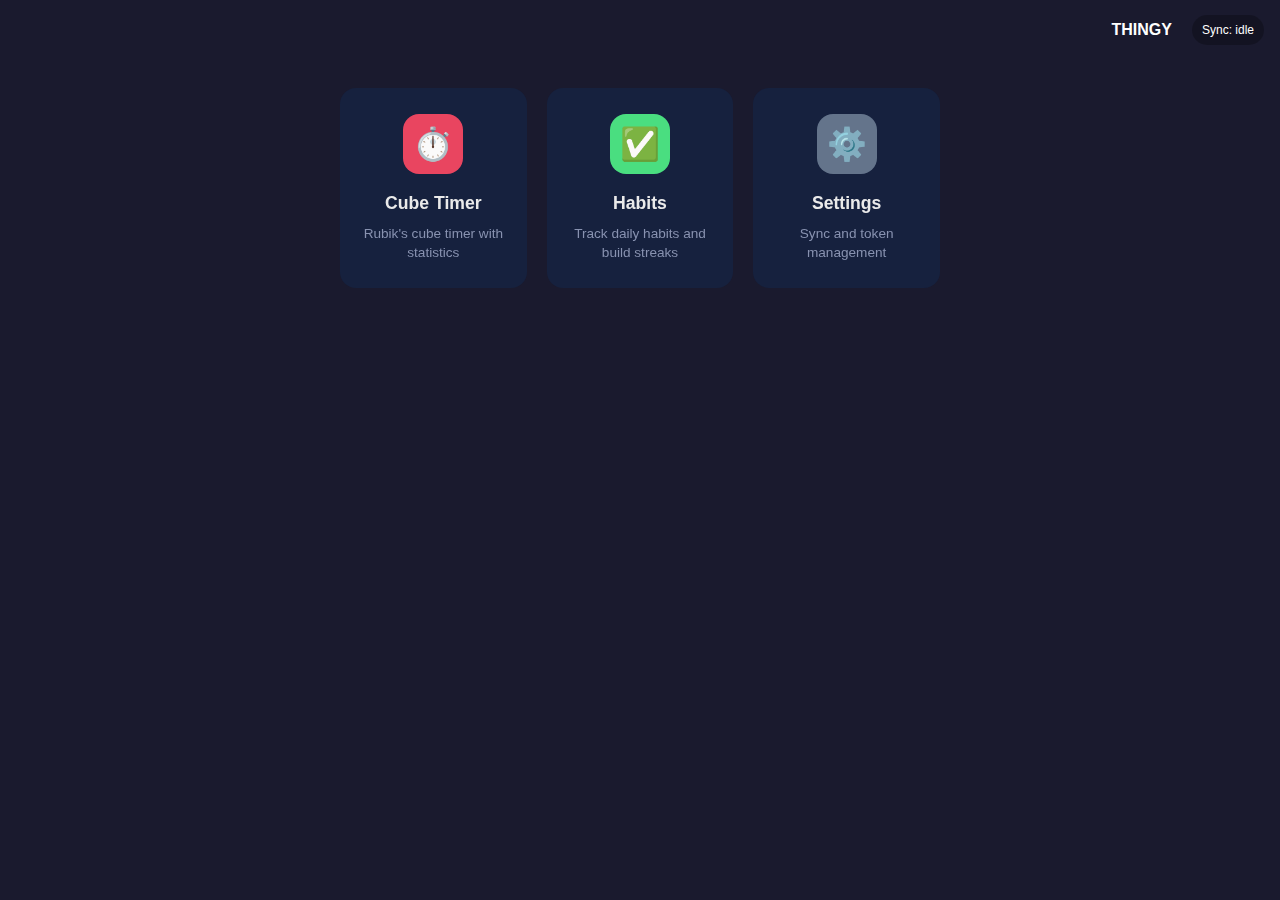
<file: index.html>
<!DOCTYPE html>
<html lang="en">
<head>
    <meta charset="UTF-8">
    <meta name="viewport" content="width=device-width, initial-scale=1.0, user-scalable=no">
    <title>THINGY</title>
    <link rel="stylesheet" href="styles.css">
    <link rel="manifest" href="manifest.json">
    <meta name="theme-color" content="#1a1a2e">
    <meta name="apple-mobile-web-app-capable" content="yes">
    <meta name="apple-mobile-web-app-status-bar-style" content="black-translucent">
</head>
<body>
    <div class="app-container">
        <header class="app-header" style="display:flex; align-items:center;">
            <!-- Brand/Home goes to the top-right for home navigation -->
            <div id="brand-home" style="margin-left:auto; cursor:pointer; padding:8px 12px; font-weight:600;">
                THINGY
            </div>
            <div id="thingy-sync-status" class="sync-status" style="margin-left:8px; padding:6px 10px; border-radius:999px; background:rgba(0,0,0,.25); color:#fff; font-size:12px; display:none;">
                Synced
            </div>
        </header>

        <!-- Settings access is via the Settings app card in the home grid -->

        <main class="main-content">
            <!-- Home Screen -->
            <div class="home-screen" id="home-screen">
                <div class="app-grid" id="app-grid">
                    <!-- App cards will be dynamically inserted here -->
                </div>
            </div>

            <!-- Cube Timer App -->
            <div class="app-container" id="cubeTimer-app" style="display: none;">
                <div class="timer-section">
                    <div class="inspection-warning" id="inspectionWarning">
                        <span class="warning-icon">!</span>
                        <span class="warning-text">Inspection</span>
                        <span class="inspection-count" id="inspectionCount">15</span>
                    </div>
                    <div class="timer-display" id="timerDisplay">0.00</div>
                    <div class="timer-controls">
                        <button class="control-btn scramble-btn" id="scrambleBtn">
                            <svg viewBox="0 0 24 24" fill="none" stroke="currentColor" stroke-width="2">
                                <path d="M12 2L2 7l10 5 10-5-10-5zM2 17l10 5 10-5M2 12l10 5 10-5"/>
                            </svg>
                            Scramble
                        </button>
                        <button class="control-btn start-stop-btn" id="startStopBtn">
                            <svg viewBox="0 0 24 24" fill="currentColor" class="play-icon">
                                <polygon points="5,3 19,12 5,21"/>
                            </svg>
                            <svg viewBox="0 0 24 24" fill="currentColor" class="pause-icon" style="display:none;">
                                <rect x="6" y="4" width="4" height="16"/>
                                <rect x="14" y="4" width="4" height="16"/>
                            </svg>
                        </button>
                    </div>
                </div>

                <div class="scramble-display" id="scrambleDisplay">
                    R U R' U' R' F R2 U' R' U' R U R' F'
                </div>

                <div class="records-section" id="recordsSection">
                    <h2>Personal Records</h2>
                    <div class="records-grid">
                        <div class="record-card">
                            <span class="record-label">Single</span>
                            <span class="record-value" id="singleRecord">--</span>
                            <span class="record-date" id="singleDate"></span>
                        </div>
                        <div class="record-card">
                            <span class="record-label">Ao5</span>
                            <span class="record-value" id="ao5Record">--</span>
                            <span class="record-date" id="ao5Date"></span>
                        </div>
                        <div class="record-card">
                            <span class="record-label">Ao12</span>
                            <span class="record-value" id="ao12Record">--</span>
                            <span class="record-date" id="ao12Date"></span>
                        </div>
                        <div class="record-card">
                            <span class="record-label">Ao50</span>
                            <span class="record-value" id="ao50Record">--</span>
                            <span class="record-date" id="ao50Date"></span>
                        </div>
                    </div>
                </div>

                <div class="history-section" id="historySection">
                    <h2>Solve History</h2>
                    <div class="history-controls">
                        <button class="filter-btn active" data-filter="all">All</button>
                        <button class="filter-btn" data-filter="last10">Last 10</button>
                        <button class="filter-btn" data-filter="last50">Last 50</button>
                    </div>
                    <div class="history-list" id="historyList"></div>
                </div>

                <div class="charts-section" id="chartsSection" style="display: none;">
                    <h2>Statistics</h2>
                    <div class="chart-container">
                        <canvas id="timeChart"></canvas>
                    </div>
                    <div class="chart-container">
                        <canvas id="distributionChart"></canvas>
                    </div>
                    <div class="stats-summary">
                        <div class="stat-item">
                            <span class="stat-label">Total Solves</span>
                            <span class="stat-value" id="totalSolves">0</span>
                        </div>
                        <div class="stat-item">
                            <span class="stat-label">Average</span>
                            <span class="stat-value" id="totalAverage">--</span>
                        </div>
                        <div class="stat-item">
                            <span class="stat-label">Best Session</span>
                            <span class="stat-value" id="bestSession">--</span>
                        </div>
                    </div>
                </div>

                <div class="settings-section" id="settingsSection" style="display: none;">
                    <h2>Settings</h2>
                    <div class="setting-item">
                        <label for="inspectionTime">Inspection Time</label>
                        <select id="inspectionTime">
                            <option value="0">Off</option>
                            <option value="8">8 seconds</option>
                            <option value="10">10 seconds</option>
                            <option value="15" selected>15 seconds</option>
                        </select>
                    </div>
                    <div class="setting-item">
                        <label for="timerType">Timer Type</label>
                        <select id="timerType">
                            <option value="touch">Touch</option>
                            <option value="keys">Spacebar</option>
                        </select>
                    </div>
                    <div class="setting-item">
                        <label for="theme">Theme</label>
                        <select id="theme">
                            <option value="dark" selected>Dark</option>
                            <option value="light">Light</option>
                        </select>
                    </div>
                    <div class="setting-item">
                        <button class="danger-btn" id="clearDataBtn">Clear All Data</button>
                    </div>
                </div>

                <nav class="bottom-nav">
                    <button class="nav-btn active" data-tab="timer">
                        <svg viewBox="0 0 24 24" fill="none" stroke="currentColor" stroke-width="2">
                            <circle cx="12" cy="12" r="10"/>
                            <polyline points="12,6 12,12 16,14"/>
                        </svg>
                        Timer
                    </button>
                    <button class="nav-btn" data-tab="history">
                        <svg viewBox="0 0 24 24" fill="none" stroke="currentColor" stroke-width="2">
                            <path d="M12 8v4l3 3m6-3a9 9 0 11-18 0 9 9 0 0118 0z"/>
                        </svg>
                        History
                    </button>
                    <button class="nav-btn" data-tab="charts">
                        <svg viewBox="0 0 24 24" fill="none" stroke="currentColor" stroke-width="2">
                            <path d="M9 19v-6a2 2 0 00-2-2H5a2 2 0 00-2 2v6a2 2 0 002 2h2a2 2 0 002-2zm0 0V9a2 2 0 012-2h2a2 2 0 012 2v10m-6 0a2 2 0 002 2h2a2 2 0 002-2m0 0V5a2 2 0 012-2h2a2 2 0 012 2v14a2 2 0 01-2 2h-2a2 2 0 01-2-2z"/>
                        </svg>
                        Stats
                    </button>
                    <button class="nav-btn" data-tab="settings">
                        <svg viewBox="0 0 24 24" fill="none" stroke="currentColor" stroke-width="2">
                            <circle cx="12" cy="12" r="3"/>
                            <path d="M19.4 15a1.65 1.65 0 00.33 1.82l.06.06a2 2 0 010 2.83 2 2 0 01-2.83 0l-.06-.06a1.65 1.65 0 00-1.82-.33 1.65 1.65 0 00-1 1.51V21a2 2 0 01-2 2 2 2 0 01-2-2v-.09A1.65 1.65 0 009 19.4a1.65 1.65 0 00-1.82.33l-.06.06a2 2 0 01-2.83 0 2 2 0 010-2.83l.06-.06a1.65 1.65 0 00.33-1.82 1.65 1.65 0 00-1.51-1H3a2 2 0 01-2-2 2 2 0 012-2h.09A1.65 1.65 0 004.6 9a1.65 1.65 0 00-.33-1.82l-.06-.06a2 2 0 010-2.83 2 2 0 012.83 0l.06.06a1.65 1.65 0 001.82.33H9a1.65 1.65 0 001-1.51V3a2 2 0 012-2 2 2 0 012 2v.09a1.65 1.65 0 001 1.51 1.65 1.65 0 001.82-.33l.06-.06a2 2 0 012.83 0 2 2 0 010 2.83l-.06.06a1.65 1.65 0 00-.33 1.82V9a1.65 1.65 0 001.51 1H21a2 2 0 012 2 2 2 0 01-2 2h-.09a1.65 1.65 0 00-1.51 1z"/>
                        </svg>
                        Settings
                    </button>
                </nav>
            </div>

            <!-- Habit Tracker App -->
            <div class="app-container" id="habitTracker-app" style="display: none;">
                <div class="habits-header">
                    <h2>Daily Habits</h2>
                    <button class="add-habit-btn" id="addHabitBtn">
                        <svg viewBox="0 0 24 24" fill="none" stroke="currentColor" stroke-width="2">
                            <line x1="12" y1="5" x2="12" y2="19"/>
                            <line x1="5" y1="12" x2="19" y2="12"/>
                        </svg>
                        Add Habit
                    </button>
                </div>

                <div class="habits-overview">
                    <div class="overview-card">
                        <span class="overview-label">Today's Progress</span>
                        <span class="overview-value" id="todayProgress">0/0</span>
                    </div>
                    <div class="overview-card">
                        <span class="overview-label">Current Streak</span>
                        <span class="overview-value" id="currentStreak">0 days</span>
                    </div>
                    <div class="overview-card">
                        <span class="overview-label">Best Streak</span>
                        <span class="overview-value" id="bestStreak">0 days</span>
                    </div>
                </div>

                <div class="habits-list" id="habitsList">
                    <!-- Habits will be dynamically inserted here -->
                </div>

                <div class="habit-stats" id="habitStats" style="display: none;">
                    <h3>Statistics</h3>
                    <div class="stats-grid">
                        <div class="stat-card">
                            <span class="stat-label">Completion Rate</span>
                            <span class="stat-value" id="completionRate">0%</span>
                        </div>
                        <div class="stat-card">
                            <span class="stat-label">Total Completed</span>
                            <span class="stat-value" id="totalCompleted">0</span>
                        </div>
                        <div class="stat-card">
                            <span class="stat-label">Days Tracked</span>
                            <span class="stat-value" id="daysTracked">0</span>
                        </div>
                    </div>
                </div>
            </div>
        </main>
    </div>

    <script src="apps/base-app.js"></script>
    <script src="apps/cube-timer.js"></script>
    <script src="apps/habit-tracker.js"></script>
    <script src="apps/settings-app.js"></script>
    <script src="app.js"></script>
</body>
</html>
</file>
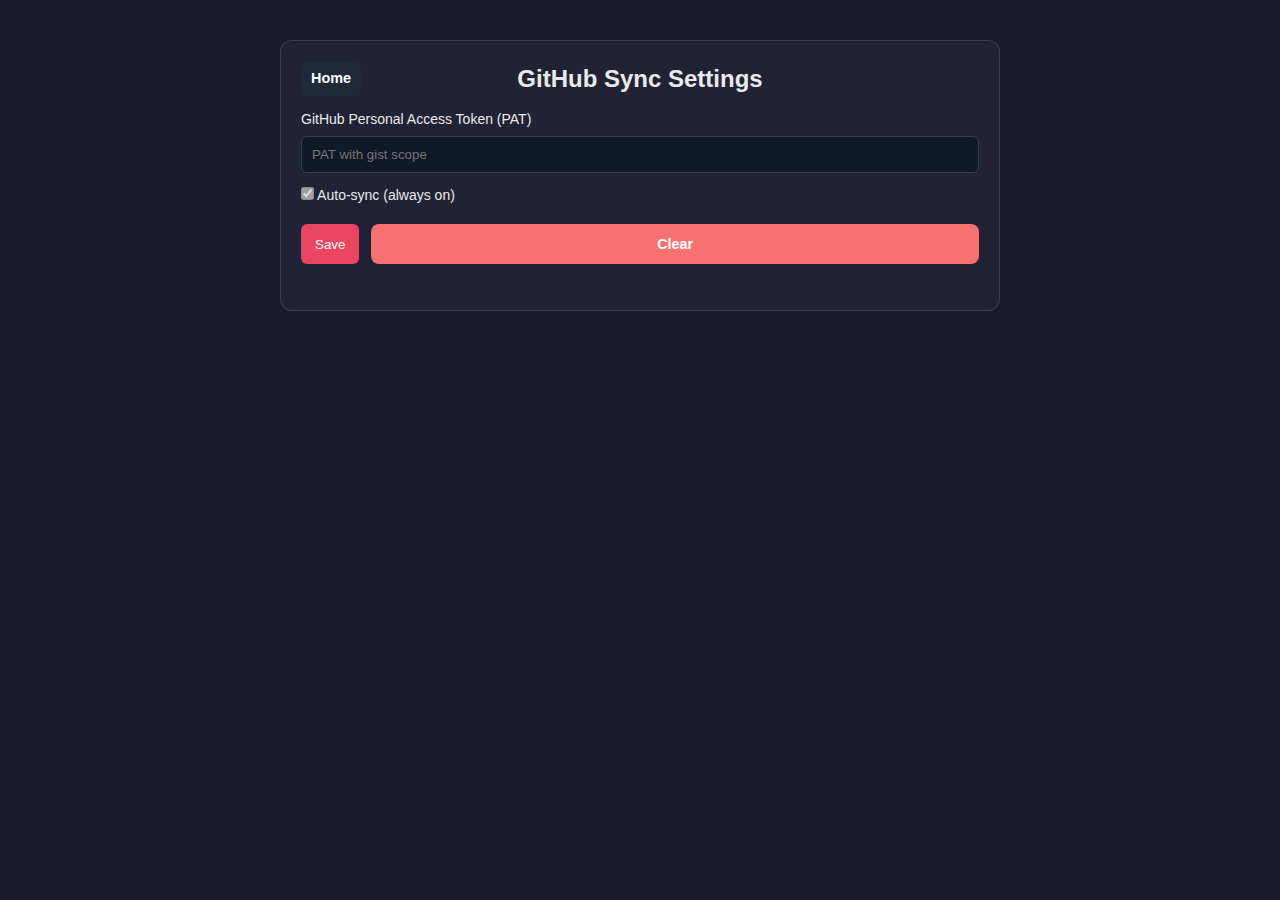
<file: settings.html>
<!DOCTYPE html>
<html lang="en">
<head>
  <meta charset="UTF-8" />
  <meta name="viewport" content="width=device-width, initial-scale=1.0" />
  <title>THINGY Settings</title>
  <link rel="stylesheet" href="styles.css" />
</head>
<body>
<main class="settings-page">
    <section class="card">
      <div class="card-header" style="display:flex; align-items:center; justify-content:space-between; margin-bottom:8px;">
        <a href="index.html" class="home-btn" style="text-decoration:none; padding:6px 10px; border-radius:6px; background:#1f2937; color:#fff;">Home</a>
        <h2 style="margin:0;">GitHub Sync Settings</h2>
        <span style="width:60px;"></span>
      </div>
      <div class="form-row">
        <label for="githubToken">GitHub Personal Access Token (PAT)</label>
        <input type="password" id="githubToken" placeholder="PAT with gist scope" />
      </div>
      <div class="form-row">
        <label><input type="checkbox" id="autoSync" checked disabled> Auto-sync (always on)</label>
      </div>
      <div class="form-actions">
        <button id="saveBtn" class="primary-btn">Save</button>
        <button id="clearBtn" class="danger-btn">Clear</button>
      </div>
      <div id="status" class="status" aria-live="polite"></div>
    </section>
  </main>
  <script src="settings.js"></script>
</body>
</html>
</file>
<file: styles.css>
:root {
  --bg: #1a1a2e;
  --surface: #16213e;
  --surface-light: #1f2b47;
  --primary: #e94560;
  --primary-dark: #c73e54;
  --text: #eaeaea;
  --text-secondary: #8892b0;
  --border: #2d3a5c;
  --success: #4ade80;
  --warning: #fbbf24;
  --danger: #f87171;
  --header-height: 60px;
  --bottom-nav-height: 70px;
 }

 /* Top banner (fixed) tweaks to avoid covering app content */
.app-header {
  position: fixed;
  top: 0;
  left: 0;
  right: 0;
  height: 60px;
  display: flex;
  align-items: center;
  padding: 0 16px;
  background: #1a1a2e;
  color: #fff;
  z-index: 1000;
}
/* Note: relying on the fixed header spacer to offset content. */

/* Top-right sync badge and brand */
.sync-status {
  background: rgba(0,0,0,0.25);
  color: #fff;
  padding: 6px 10px;
  border-radius: 999px;
  font-size: 12px;
}
.brand-home {
  margin-left: auto;
  padding: 8px 12px;
  font-weight: 600;
  cursor: pointer;
}

/* Settings card */
.settings-page { display: flex; justify-content: center; padding: 40px; }
.card { background: rgba(255,255,255,0.04); border: 1px solid rgba(255,255,255,0.12); border-radius: 12px; padding: 20px; width: min(720px, 92%); }
.card h2 { margin-top: 0; }
.form-row { margin: 12px 0; display: flex; flex-direction: column; }
.form-row label { font-size: 14px; margin-bottom: 6px; color: var(--text); }
.form-row input[type="password"] { padding: 10px; border-radius: 6px; border: 1px solid #334155; background: #111827; color: #e5e7eb; }
.form-actions { display: flex; gap: 12px; margin-top: 8px; }
.primary-btn { background: #e94560; color: white; border: none; padding: 10px 14px; border-radius: 6px; cursor: pointer; }
.danger-btn { background: #374151; color: white; border: none; padding: 10px 14px; border-radius: 6px; cursor: pointer; }
.status { margin-top: 10px; height: 1.2em; font-size: 13px; }

/* Settings FAB appearance override (optional) */
.settings-fab { z-index: 9999; }

* {
  margin: 0;
  padding: 0;
  box-sizing: border-box;
}

body {
  font-family: -apple-system, BlinkMacSystemFont, 'Segoe UI', Roboto, sans-serif;
  background: var(--bg);
  color: var(--text);
  line-height: 1.5;
  min-height: 100vh;
  min-height: 100dvh;
  overflow: hidden;
  touch-action: manipulation;
  -webkit-tap-highlight-color: transparent;
}

.app-container {
  display: flex;
  flex-direction: column;
  height: 100vh;
  height: 100dvh;
  width: 100vw;
  position: fixed;
  top: 0;
  left: 0;
}

/* Individual app containers */
#cubeTimer-app,
#habitTracker-app,
#settings-app {
  display: none;
  width: 100%;
  height: 100%;
  overflow-y: auto;
  padding-top: calc(var(--header-height)); /* ensure app content starts below fixed header */
  box-sizing: border-box;
}
 

.app-header h1 {
  font-size: 1.25rem;
  font-weight: 700;
  color: var(--primary);
}

.home-btn {
  display: flex;
  align-items: center;
  gap: 8px;
  padding: 10px 16px;
  background: var(--surface-light);
  border: none;
  border-radius: 10px;
  color: var(--text);
  font-size: 0.9rem;
  font-weight: 600;
  cursor: pointer;
  transition: background 0.2s;
}

.home-btn:hover {
  background: var(--border);
}

.home-btn svg {
  width: 18px;
  height: 18px;
}

.main-content {
  flex: 1;
  overflow-y: auto;
  padding: 20px;
  padding-top: calc(var(--header-height) + 8px);
  padding-bottom: calc(var(--bottom-nav-height) + 20px);
}

/* Home Screen Styles */
.home-screen {
  display: block;
}

.app-grid {
  display: grid;
  grid-template-columns: repeat(auto-fit, minmax(150px, 1fr));
  gap: 20px;
  padding: 20px 0;
  max-width: 600px;
  margin: 0 auto;
}

.app-card {
  background: var(--surface);
  border-radius: 16px;
  padding: 24px 20px;
  text-align: center;
  cursor: pointer;
  transition: all 0.3s ease;
  border: 2px solid transparent;
}

.app-card:hover {
  transform: translateY(-4px);
  border-color: var(--primary);
  box-shadow: 0 8px 24px rgba(233, 69, 96, 0.2);
}

.app-icon {
  width: 60px;
  height: 60px;
  border-radius: 16px;
  display: flex;
  align-items: center;
  justify-content: center;
  margin: 0 auto 16px;
  font-size: 1.5rem;
}

.app-name {
  font-size: 1.1rem;
  font-weight: 700;
  color: var(--text);
  margin-bottom: 8px;
}

.app-description {
  font-size: 0.85rem;
  color: var(--text-secondary);
  line-height: 1.4;
}

/* Cube Timer Styles (existing) */
.timer-section {
  text-align: center;
  margin-bottom: 24px;
}

.inspection-warning {
  display: none;
  align-items: center;
  justify-content: center;
  gap: 8px;
  padding: 12px 20px;
  background: var(--warning);
  color: #1a1a2e;
  border-radius: 10px;
  margin-bottom: 16px;
  font-weight: 600;
}

.inspection-warning.active {
  display: flex;
}

.warning-icon {
  width: 24px;
  height: 24px;
  display: flex;
  align-items: center;
  justify-content: center;
  background: rgba(0, 0, 0, 0.2);
  border-radius: 50%;
  font-weight: 700;
}

.inspection-count {
  font-size: 1.5rem;
  font-weight: 700;
}

.timer-display {
  font-size: 5rem;
  font-weight: 700;
  font-family: 'SF Mono', 'Monaco', 'Menlo', monospace;
  color: var(--text);
  margin-bottom: 24px;
  letter-spacing: -2px;
  user-select: none;
  transition: color 0.3s;
}

.timer-display.running {
  color: var(--success);
}

.timer-display.inspection {
  color: var(--warning);
}

.timer-controls {
  display: flex;
  gap: 16px;
  justify-content: center;
}

.control-btn {
  display: flex;
  align-items: center;
  justify-content: center;
  gap: 8px;
  padding: 16px 32px;
  border: none;
  border-radius: 12px;
  font-size: 1rem;
  font-weight: 600;
  cursor: pointer;
  transition: all 0.2s;
}

.control-btn svg {
  width: 20px;
  height: 20px;
}

.scramble-btn {
  background: var(--surface-light);
  color: var(--text);
}

.scramble-btn:hover {
  background: var(--border);
}

.start-stop-btn {
  background: var(--primary);
  color: white;
  min-width: 140px;
}

.start-stop-btn:hover {
  background: var(--primary-dark);
}

.start-stop-btn.stop {
  background: var(--danger);
}

.start-stop-btn.stop:hover {
  background: #dc2626;
}

.scramble-display {
  background: var(--surface);
  padding: 16px 20px;
  border-radius: 12px;
  font-family: 'SF Mono', 'Monaco', 'Menlo', monospace;
  font-size: 1.1rem;
  color: var(--text-secondary);
  text-align: center;
  margin-bottom: 24px;
  line-height: 1.8;
  word-break: break-word;
}

.records-section,
.history-section,
.charts-section,
.settings-section {
  margin-bottom: 32px;
}

.records-section h2,
.history-section h2,
.charts-section h2,
.settings-section h2 {
  font-size: 1.1rem;
  font-weight: 600;
  color: var(--text-secondary);
  margin-bottom: 16px;
}

.records-grid {
  display: grid;
  grid-template-columns: repeat(2, 1fr);
  gap: 12px;
}

.record-card {
  background: var(--surface);
  padding: 16px;
  border-radius: 12px;
  text-align: center;
  display: flex;
  flex-direction: column;
  gap: 4px;
}

.record-label {
  font-size: 0.85rem;
  color: var(--text-secondary);
  font-weight: 500;
}

.record-value {
  font-size: 1.5rem;
  font-weight: 700;
  color: var(--primary);
  font-family: 'SF Mono', 'Monaco', 'Menlo', monospace;
}

.record-date {
  font-size: 0.75rem;
  color: var(--text-secondary);
}

.history-controls {
  display: flex;
  gap: 8px;
  margin-bottom: 16px;
}

.filter-btn {
  flex: 1;
  padding: 10px 16px;
  background: var(--surface);
  border: 1px solid var(--border);
  border-radius: 8px;
  color: var(--text-secondary);
  font-size: 0.9rem;
  cursor: pointer;
  transition: all 0.2s;
}

.filter-btn:hover {
  background: var(--surface-light);
}

.filter-btn.active {
  background: var(--primary);
  border-color: var(--primary);
  color: white;
}

.history-list {
  display: flex;
  flex-direction: column;
  gap: 8px;
  max-height: 300px;
  overflow-y: auto;
  /* Ensure proper scrolling */
  padding-right: 4px;
}

.history-item {
  display: flex;
  align-items: center;
  justify-content: space-between;
  padding: 14px 16px;
  background: var(--surface);
  border-radius: 10px;
  cursor: pointer;
  transition: background 0.2s;
}

.history-item:hover {
  background: var(--surface-light);
}

.history-item.best {
  border-left: 3px solid var(--success);
}

.history-time {
  font-family: 'SF Mono', 'Monaco', 'Menlo', monospace;
  font-size: 1.1rem;
  font-weight: 600;
  color: var(--text);
}

.history-date {
  font-size: 0.85rem;
  color: var(--text-secondary);
}

.history-scramble {
  font-size: 0.8rem;
  color: var(--text-secondary);
  font-family: 'SF Mono', 'Monaco', 'Menlo', monospace;
  max-width: 200px;
  overflow: hidden;
  text-overflow: ellipsis;
  white-space: nowrap;
}

.chart-container {
  background: var(--surface);
  padding: 16px;
  border-radius: 12px;
  margin-bottom: 16px;
  height: 200px;
  /* Ensure proper positioning */
  position: relative;
  overflow: hidden;
}

.chart-container canvas {
  width: 100% !important;
  height: 100% !important;
}

.stats-summary {
  display: grid;
  grid-template-columns: repeat(3, 1fr);
  gap: 12px;
}

.stat-item {
  background: var(--surface);
  padding: 16px;
  border-radius: 12px;
  text-align: center;
  display: flex;
  flex-direction: column;
  gap: 4px;
}

.stat-label {
  font-size: 0.85rem;
  color: var(--text-secondary);
}

.stat-value {
  font-size: 1.25rem;
  font-weight: 700;
  color: var(--primary);
  font-family: 'SF Mono', 'Monaco', 'Menlo', monospace;
}

.setting-item {
  display: flex;
  align-items: center;
  justify-content: space-between;
  padding: 16px;
  background: var(--surface);
  border-radius: 12px;
  margin-bottom: 12px;
}

.setting-item label {
  font-size: 1rem;
  color: var(--text);
}

.setting-item select {
  padding: 10px 16px;
  background: var(--surface-light);
  border: 1px solid var(--border);
  border-radius: 8px;
  color: var(--text);
  font-size: 0.9rem;
  cursor: pointer;
}

.setting-item select:focus {
  outline: none;
  border-color: var(--primary);
}

.danger-btn {
  padding: 12px 24px;
  background: var(--danger);
  border: none;
  border-radius: 8px;
  color: white;
  font-size: 0.9rem;
  font-weight: 600;
  cursor: pointer;
  transition: background 0.2s;
  width: 100%;
}

.danger-btn:hover {
  background: #dc2626;
}

.bottom-nav {
  display: none;
  position: fixed;
  bottom: 0;
  left: 0;
  right: 0;
  background: var(--surface);
  border-top: 1px solid var(--border);
  padding: 8px 16px;
  padding-bottom: max(8px, env(safe-area-inset-bottom));
  z-index: 1000;
  /* Ensure it's above all content */
  box-shadow: 0 -2px 10px rgba(0, 0, 0, 0.3);
}

.nav-btn {
  flex: 1;
  display: flex;
  flex-direction: column;
  align-items: center;
  gap: 4px;
  padding: 8px;
  background: transparent;
  border: none;
  color: var(--text-secondary);
  font-size: 0.75rem;
  cursor: pointer;
  transition: color 0.2s;
}

.nav-btn svg {
  width: 24px;
  height: 24px;
}

.nav-btn.active {
  color: var(--primary);
}

/* Habit Tracker Styles */
.habits-header {
  display: flex;
  align-items: center;
  justify-content: space-between;
  margin-bottom: 24px;
}

.habits-header h2 {
  font-size: 1.5rem;
  font-weight: 700;
  color: var(--text);
}

.add-habit-btn {
  display: flex;
  align-items: center;
  gap: 8px;
  padding: 12px 20px;
  background: var(--success);
  border: none;
  border-radius: 10px;
  color: white;
  font-size: 0.9rem;
  font-weight: 600;
  cursor: pointer;
  transition: background 0.2s;
}

.add-habit-btn:hover {
  background: #22c55e;
}

.add-habit-btn svg {
  width: 18px;
  height: 18px;
}

.habits-overview {
  display: grid;
  grid-template-columns: repeat(3, 1fr);
  gap: 12px;
  margin-bottom: 24px;
}

.overview-card {
  background: var(--surface);
  padding: 16px;
  border-radius: 12px;
  text-align: center;
  display: flex;
  flex-direction: column;
  gap: 4px;
}

.overview-label {
  font-size: 0.85rem;
  color: var(--text-secondary);
}

.overview-value {
  font-size: 1.25rem;
  font-weight: 700;
  color: var(--primary);
}

.habits-list {
  display: flex;
  flex-direction: column;
  gap: 12px;
  margin-bottom: 24px;
}

.habit-item {
  display: flex;
  align-items: center;
  justify-content: space-between;
  padding: 16px 20px;
  background: var(--surface);
  border-radius: 12px;
  transition: all 0.2s;
  border: 2px solid transparent;
}

.habit-item:hover {
  border-color: var(--border);
}

.habit-item.completed {
  border-color: var(--success);
  background: rgba(74, 222, 128, 0.1);
}

.habit-info {
  flex: 1;
}

.habit-name {
  font-size: 1.1rem;
  font-weight: 600;
  color: var(--text);
  margin-bottom: 4px;
}

.habit-streak {
  font-size: 0.85rem;
  color: var(--text-secondary);
}

.habit-actions {
  display: flex;
  align-items: center;
  gap: 8px;
}

.habit-check-btn {
  width: 44px;
  height: 44px;
  border-radius: 50%;
  border: 2px solid var(--border);
  background: var(--surface-light);
  display: flex;
  align-items: center;
  justify-content: center;
  cursor: pointer;
  transition: all 0.2s;
}

.habit-check-btn:hover {
  border-color: var(--success);
}

.habit-check-btn.checked {
  background: var(--success);
  border-color: var(--success);
}

.habit-check-btn svg {
  width: 20px;
  height: 20px;
  stroke: white;
}

.habit-menu-btn {
  width: 36px;
  height: 36px;
  border-radius: 50%;
  border: none;
  background: var(--surface-light);
  display: flex;
  align-items: center;
  justify-content: center;
  cursor: pointer;
  transition: background 0.2s;
}

.habit-menu-btn:hover {
  background: var(--border);
}

.habit-menu-btn svg {
  width: 16px;
  height: 16px;
  stroke: var(--text-secondary);
}

.empty-state {
  text-align: center;
  padding: 48px 24px;
  color: var(--text-secondary);
}

.empty-icon {
  font-size: 3rem;
  margin-bottom: 16px;
}

.empty-state h3 {
  font-size: 1.25rem;
  color: var(--text);
  margin-bottom: 8px;
}

.empty-state p {
  font-size: 0.9rem;
}

.habit-stats {
  background: var(--surface);
  padding: 20px;
  border-radius: 12px;
  margin-bottom: 24px;
}

.habit-stats h3 {
  font-size: 1.1rem;
  font-weight: 600;
  color: var(--text);
  margin-bottom: 16px;
}

.stats-grid {
  display: grid;
  grid-template-columns: repeat(3, 1fr);
  gap: 12px;
}

.stat-card {
  background: var(--surface-light);
  padding: 16px;
  border-radius: 10px;
  text-align: center;
  display: flex;
  flex-direction: column;
  gap: 4px;
}

.stat-card .stat-label {
  font-size: 0.8rem;
  color: var(--text-secondary);
}

.stat-card .stat-value {
  font-size: 1.1rem;
  font-weight: 700;
  color: var(--primary);
}

/* Mobile Responsive */
@media (max-width: 768px) {
  .bottom-nav {
    display: flex;
    /* Ensure nav doesn't overlap content */
    height: 70px;
  }

  .main-content {
    padding-bottom: 80px;
    /* Extra space to prevent overlap */
  }

  /* Ensure individual app containers account for nav */
  #cubeTimer-app,
  #habitTracker-app {
    padding-bottom: 70px;
  }

  .timer-display {
    font-size: 4rem;
  }

  .timer-controls {
    flex-direction: column;
    gap: 12px;
  }

  .control-btn {
    width: 100%;
  }

  .scramble-display {
    font-size: 0.95rem;
    padding: 12px 16px;
  }

  .records-grid {
    grid-template-columns: repeat(2, 1fr);
  }

  .history-item {
    flex-wrap: wrap;
    gap: 8px;
  }

  .history-scramble {
    order: 3;
    width: 100%;
    max-width: none;
  }

  .stats-summary {
    grid-template-columns: repeat(3, 1fr);
    gap: 8px;
  }

  .stat-item {
    padding: 12px;
  }

  .stat-value {
    font-size: 1rem;
  }

  .app-grid {
    grid-template-columns: repeat(2, 1fr);
    gap: 16px;
  }

  .habits-overview {
    grid-template-columns: 1fr;
    gap: 8px;
  }

  .stats-grid {
    grid-template-columns: 1fr;
    gap: 8px;
  }
}

@media (max-width: 400px) {
  .timer-display {
    font-size: 3rem;
  }

  .records-grid {
    grid-template-columns: 1fr 1fr;
  }

  .app-grid {
    grid-template-columns: 1fr;
  }
}

/* Scrollbar Styles */
::-webkit-scrollbar {
  width: 6px;
  height: 6px;
}

::-webkit-scrollbar-track {
  background: transparent;
}

::-webkit-scrollbar-thumb {
  background: var(--border);
  border-radius: 3px;
}

::-webkit-scrollbar-thumb:hover {
  background: var(--text-secondary);
}

/* Removed global relative positioning to fix overlap issues */

/* Ensure modal/popup content appears above everything */
.modal-overlay,
.popup-overlay {
  position: fixed;
  top: 0;
  left: 0;
  right: 0;
  bottom: 0;
  z-index: 2000;
  background: rgba(0, 0, 0, 0.5);
}
</file>
